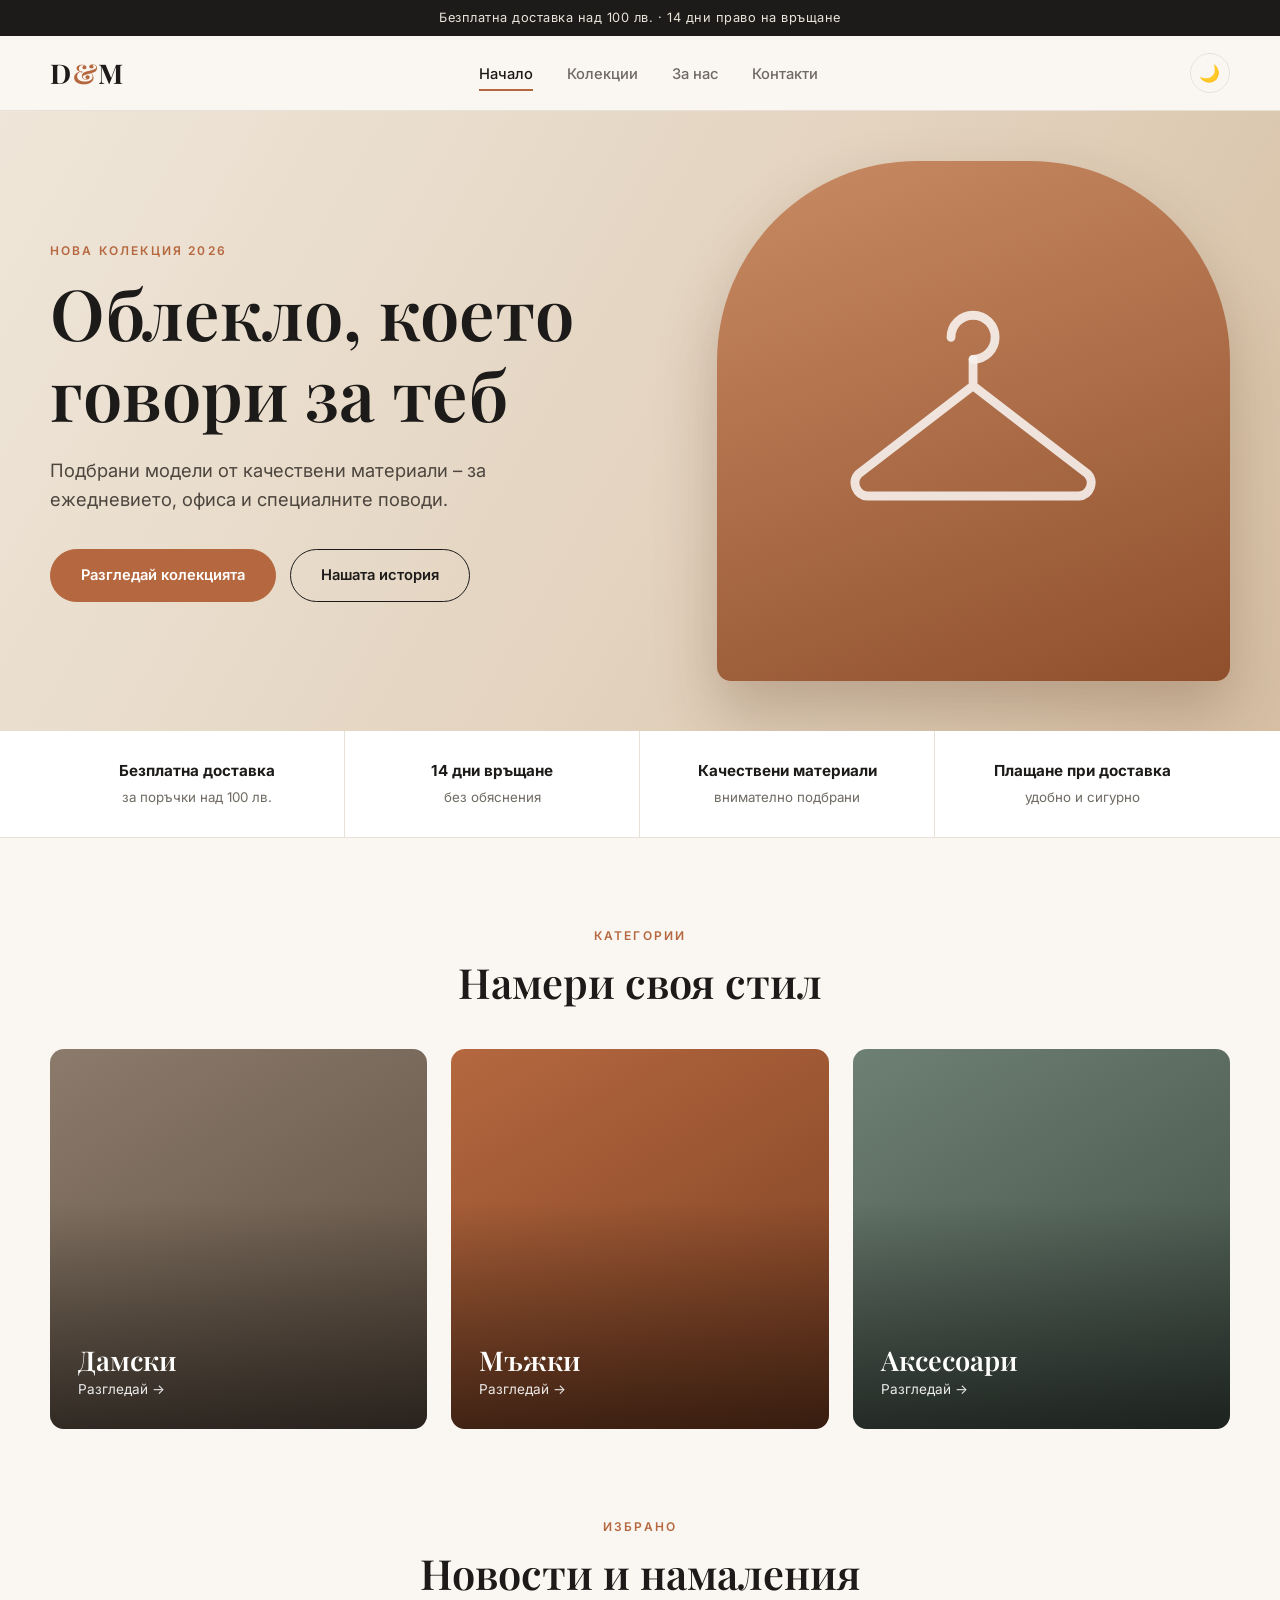
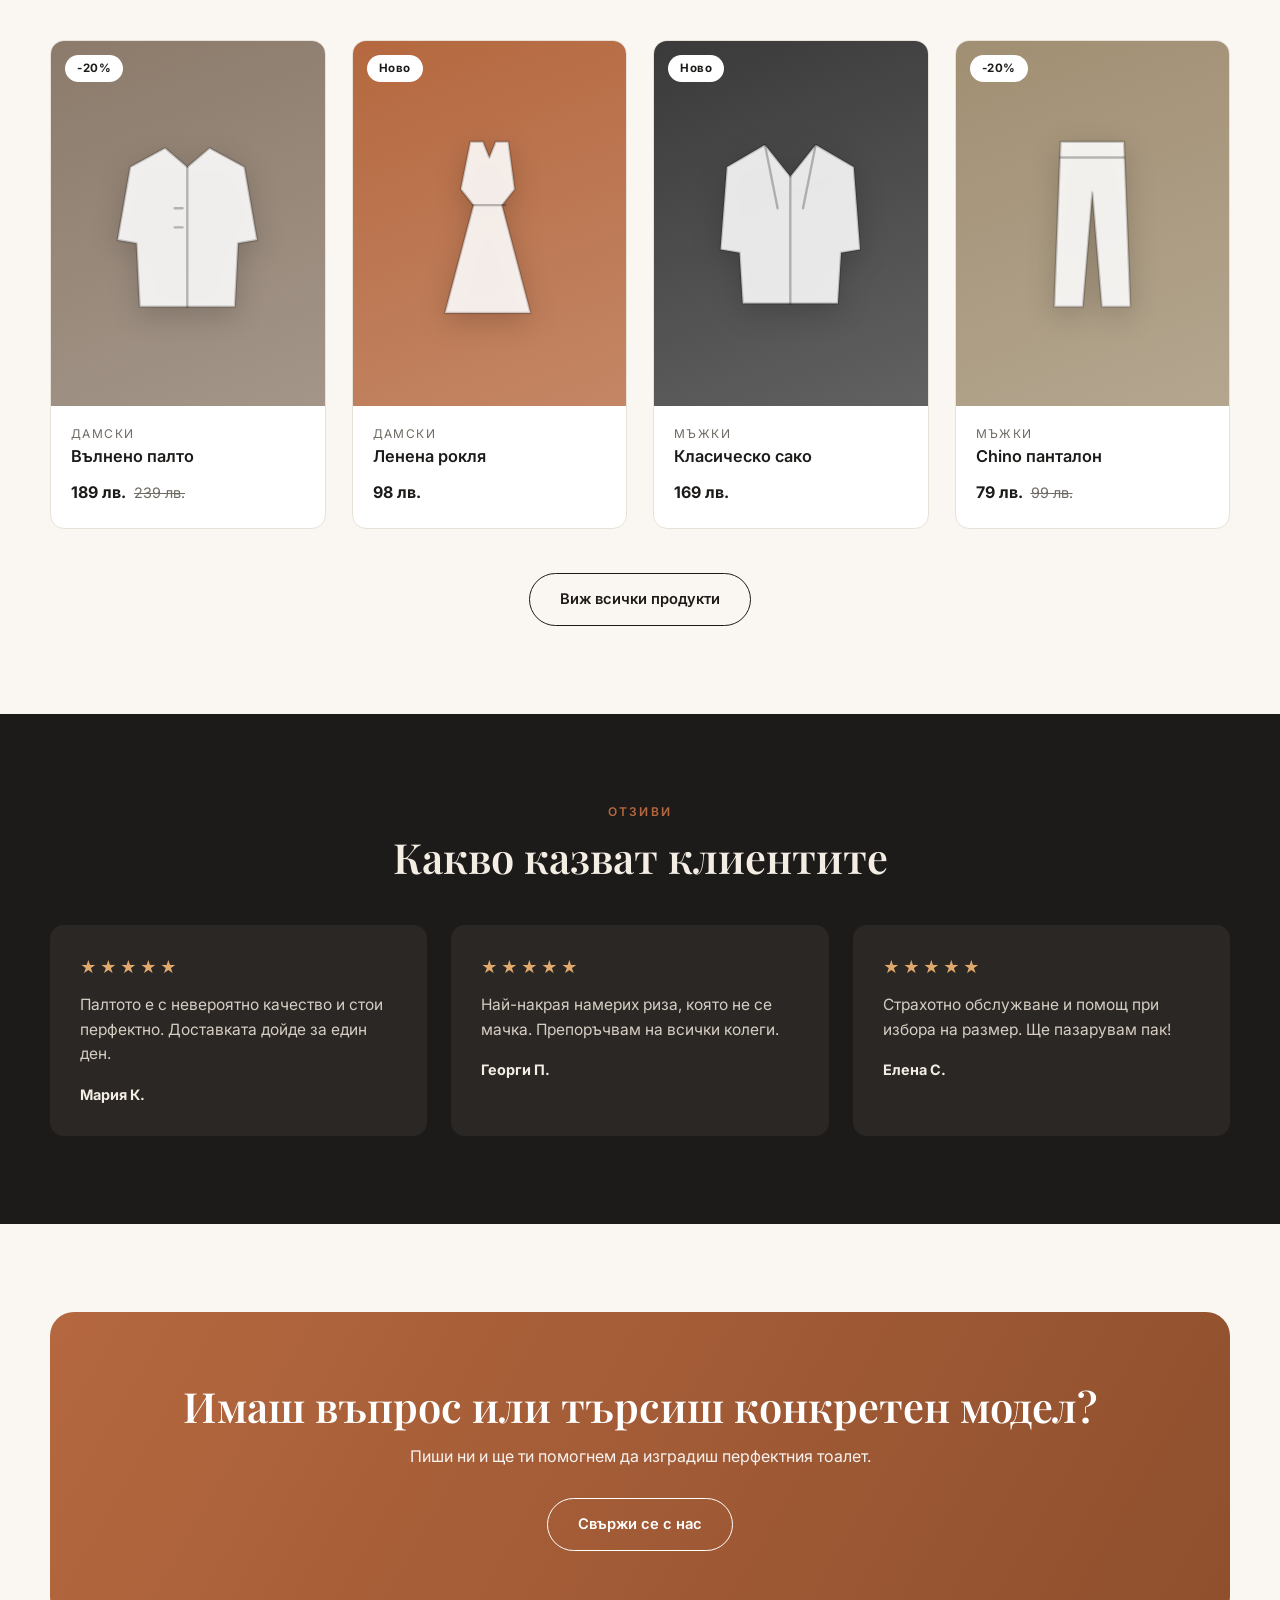
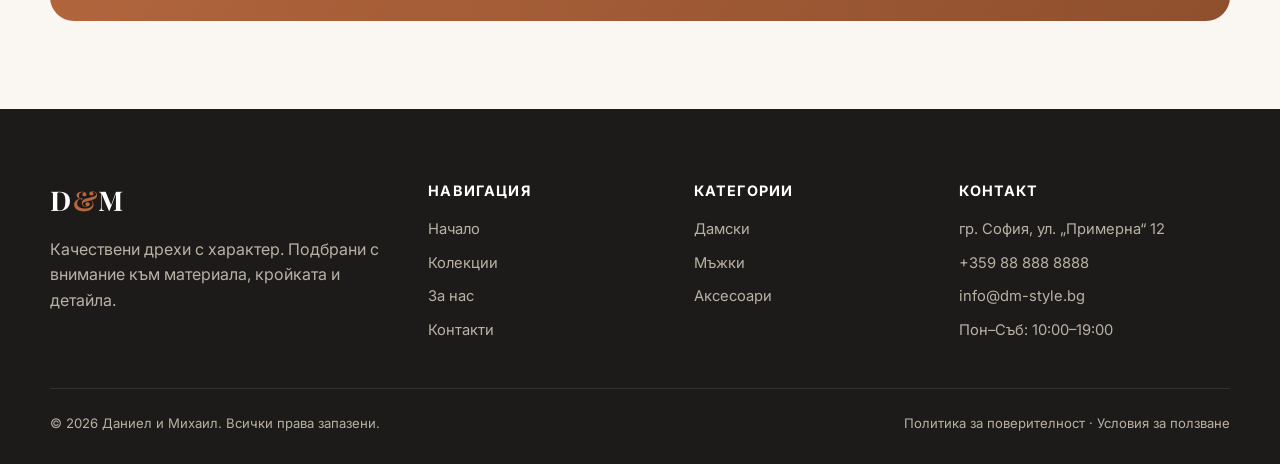
<file: index.html>
<!DOCTYPE html>
<html lang="bg">
<head>
<meta charset="UTF-8">
<meta name="viewport" content="width=device-width, initial-scale=1">
<title>Модерни дрехи за всеки ден | D&amp;M</title>
<meta name="description" content="D&amp;M – качествени дамски и мъжки дрехи и аксесоари. Нова колекция, бърза доставка.">
<link rel="preconnect" href="https://fonts.googleapis.com">
<link rel="preconnect" href="https://fonts.gstatic.com" crossorigin>
<link href="https://fonts.googleapis.com/css2?family=Inter:wght@400;500;600;700&family=Playfair+Display:wght@500;600;700&display=swap" rel="stylesheet">
<script>try{var t=localStorage.getItem("theme")||(matchMedia("(prefers-color-scheme: dark)").matches?"dark":"light");document.documentElement.dataset.theme=t}catch(e){}</script>
<link rel="stylesheet" href="css/style.css">
</head>
<body>
<div class="topbar">Безплатна доставка над 100 лв. · 14 дни право на връщане</div>
<header class="site"><div class="container nav">
  <a href="index.html" class="logo">D<span>&amp;</span>M</a>
  <ul>
    <li><a href="index.html">Начало</a></li>
    <li><a href="products.html">Колекции</a></li>
    <li><a href="about.html">За нас</a></li>
    <li><a href="contact.html">Контакти</a></li>
  </ul>
  <div class="nav-right"><button class="theme-btn" id="theme-btn" aria-label="Смени тема">🌙</button><button class="menu-btn" aria-label="Меню">☰</button></div>
</div></header>

<section class="hero"><div class="container">
  <div><span class="eyebrow">Нова колекция 2026</span>
  <h1>Облекло, което говори за теб</h1>
  <p>Подбрани модели от качествени материали – за ежедневието, офиса и специалните поводи.</p>
  <div class="actions"><a href="products.html" class="btn primary">Разгледай колекцията</a><a href="about.html" class="btn">Нашата история</a></div></div>
  <div class="hero-art"><svg viewBox="0 0 64 64" fill="none" stroke="currentColor" stroke-width="2" stroke-linecap="round" stroke-linejoin="round"><path d="M32 18a5 5 0 1 0-5-5"/><path d="M32 18v6L6 44a3 3 0 0 0 2 5h48a3 3 0 0 0 2-5L32 24"/></svg></div>
</div></section>

<div class="strip"><div class="container">
  <div class="item"><strong>Безплатна доставка</strong><small>за поръчки над 100 лв.</small></div>
  <div class="item"><strong>14 дни връщане</strong><small>без обяснения</small></div>
  <div class="item"><strong>Качествени материали</strong><small>внимателно подбрани</small></div>
  <div class="item"><strong>Плащане при доставка</strong><small>удобно и сигурно</small></div>
</div></div>

<section><div class="container">
  <div class="section-head center"><span class="eyebrow">Категории</span><h2>Намери своя стил</h2></div>
  <div class="cats">
    <a href="products.html?cat=Дамски" class="cat c1"><div><h3>Дамски</h3><span>Разгледай →</span></div></a>
    <a href="products.html?cat=Мъжки" class="cat c2"><div><h3>Мъжки</h3><span>Разгледай →</span></div></a>
    <a href="products.html?cat=Аксесоари" class="cat c3"><div><h3>Аксесоари</h3><span>Разгледай →</span></div></a>
  </div>
</div></section>

<section style="padding-top:0"><div class="container">
  <div class="section-head center"><span class="eyebrow">Избрано</span><h2>Новости и намаления</h2></div>
  <div class="grid" id="featured"></div>
  <div style="text-align:center;margin-top:44px"><a href="products.html" class="btn">Виж всички продукти</a></div>
</div></section>

<section class="dark"><div class="container">
  <div class="section-head center"><span class="eyebrow">Отзиви</span><h2>Какво казват клиентите</h2></div>
  <div class="reviews">
    <div class="review"><div class="stars">★★★★★</div><p>Палтото е с невероятно качество и стои перфектно. Доставката дойде за един ден.</p><b>Мария К.</b></div>
    <div class="review"><div class="stars">★★★★★</div><p>Най-накрая намерих риза, която не се мачка. Препоръчвам на всички колеги.</p><b>Георги П.</b></div>
    <div class="review"><div class="stars">★★★★★</div><p>Страхотно обслужване и помощ при избора на размер. Ще пазарувам пак!</p><b>Елена С.</b></div>
  </div>
</div></section>

<section><div class="container"><div class="cta">
  <h2>Имаш въпрос или търсиш конкретен модел?</h2>
  <p>Пиши ни и ще ти помогнем да изградиш перфектния тоалет.</p>
  <a href="contact.html" class="btn light">Свържи се с нас</a>
</div></div></section>

<footer class="site"><div class="container">
  <div class="foot">
    <div><a href="index.html" class="logo">D<span>&amp;</span>M</a><p>Качествени дрехи с характер. Подбрани с внимание към материала, кройката и детайла.</p></div>
    <div><h4>Навигация</h4><ul><li><a href="index.html">Начало</a></li><li><a href="products.html">Колекции</a></li><li><a href="about.html">За нас</a></li><li><a href="contact.html">Контакти</a></li></ul></div>
    <div><h4>Категории</h4><ul><li><a href="products.html?cat=Дамски">Дамски</a></li><li><a href="products.html?cat=Мъжки">Мъжки</a></li><li><a href="products.html?cat=Аксесоари">Аксесоари</a></li></ul></div>
    <div><h4>Контакт</h4><ul><li>гр. София, ул. „Примерна“ 12</li><li>+359 88 888 8888</li><li>info@dm-style.bg</li><li>Пон–Съб: 10:00–19:00</li></ul></div>
  </div>
  <div class="copy"><span>© 2026 Даниел и Михаил. Всички права запазени.</span><span>Политика за поверителност · Условия за ползване</span></div>
</div></footer>
<script src="js/icons.js"></script>
<script src="js/products.js"></script>
<script src="js/main.js"></script>
</body>
</html>
</file>
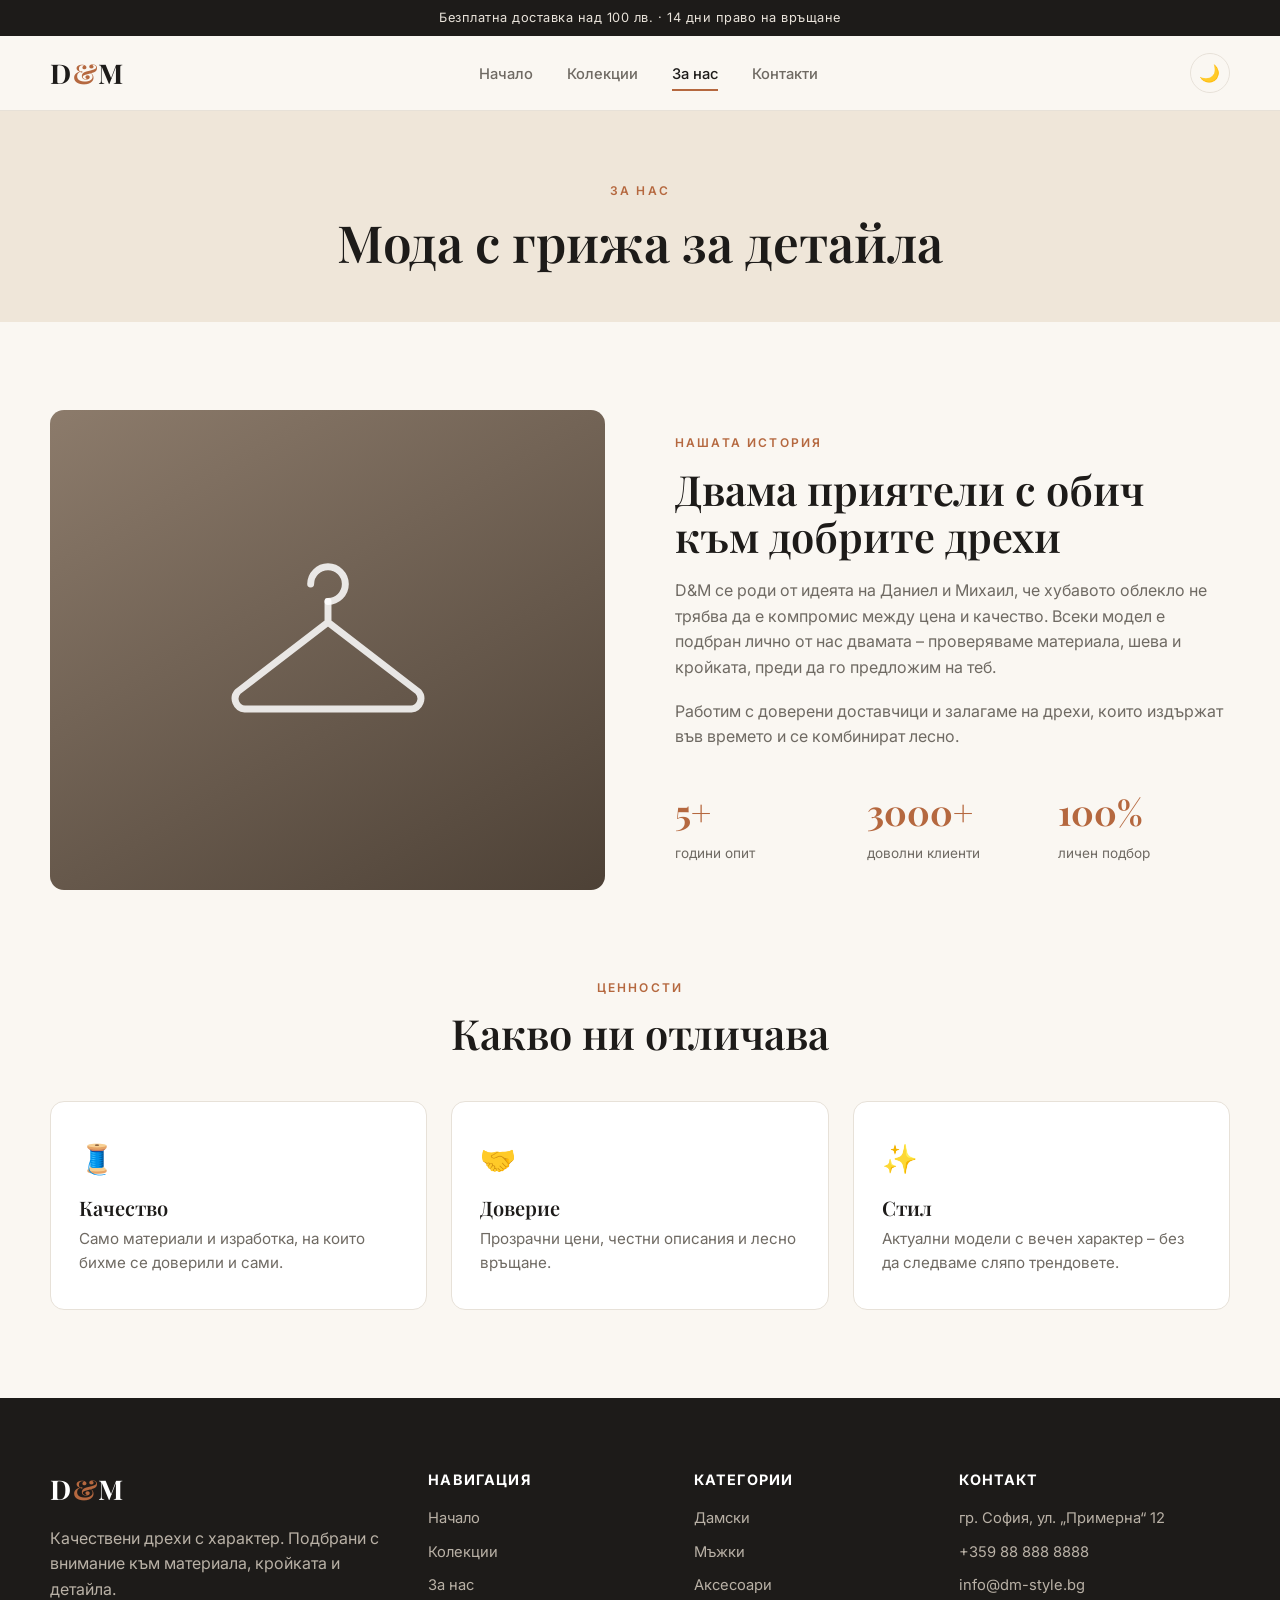
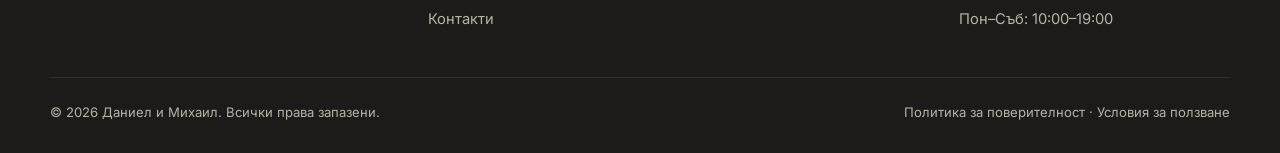
<file: about.html>
<!DOCTYPE html>
<html lang="bg">
<head>
<meta charset="UTF-8">
<meta name="viewport" content="width=device-width, initial-scale=1">
<title>За нас | D&amp;M</title>
<meta name="description" content="Запознайте се с D&amp;M – нашата история, ценности и подход към модата.">
<link rel="preconnect" href="https://fonts.googleapis.com">
<link rel="preconnect" href="https://fonts.gstatic.com" crossorigin>
<link href="https://fonts.googleapis.com/css2?family=Inter:wght@400;500;600;700&family=Playfair+Display:wght@500;600;700&display=swap" rel="stylesheet">
<script>try{var t=localStorage.getItem("theme")||(matchMedia("(prefers-color-scheme: dark)").matches?"dark":"light");document.documentElement.dataset.theme=t}catch(e){}</script>
<link rel="stylesheet" href="css/style.css">
</head>
<body>
<div class="topbar">Безплатна доставка над 100 лв. · 14 дни право на връщане</div>
<header class="site"><div class="container nav">
  <a href="index.html" class="logo">D<span>&amp;</span>M</a>
  <ul>
    <li><a href="index.html">Начало</a></li>
    <li><a href="products.html">Колекции</a></li>
    <li><a href="about.html">За нас</a></li>
    <li><a href="contact.html">Контакти</a></li>
  </ul>
  <div class="nav-right"><button class="theme-btn" id="theme-btn" aria-label="Смени тема">🌙</button><button class="menu-btn" aria-label="Меню">☰</button></div>
</div></header>

<div class="page-hero"><div class="container"><span class="eyebrow">За нас</span><h1 style="font-size:clamp(2rem,5vw,3.2rem)">Мода с грижа за детайла</h1></div></div>
<section><div class="container split">
  <div class="art"><svg viewBox="0 0 64 64" fill="none" stroke="currentColor" stroke-width="2" stroke-linecap="round" stroke-linejoin="round"><path d="M32 18a5 5 0 1 0-5-5"/><path d="M32 18v6L6 44a3 3 0 0 0 2 5h48a3 3 0 0 0 2-5L32 24"/></svg></div>
  <div><span class="eyebrow">Нашата история</span><h2>Двама приятели с обич към добрите дрехи</h2>
  <p>D&amp;M се роди от идеята на Даниел и Михаил, че хубавото облекло не трябва да е компромис между цена и качество. Всеки модел е подбран лично от нас двамата – проверяваме материала, шева и кройката, преди да го предложим на теб.</p>
  <p>Работим с доверени доставчици и залагаме на дрехи, които издържат във времето и се комбинират лесно.</p>
  <div class="stats"><div><b>5+</b><span>години опит</span></div><div><b>3000+</b><span>доволни клиенти</span></div><div><b>100%</b><span>личен подбор</span></div></div></div>
</div></section>
<section style="padding-top:0"><div class="container">
  <div class="section-head center"><span class="eyebrow">Ценности</span><h2>Какво ни отличава</h2></div>
  <div class="values">
    <div class="value"><div class="ico">🧵</div><h3>Качество</h3><p>Само материали и изработка, на които бихме се доверили и сами.</p></div>
    <div class="value"><div class="ico">🤝</div><h3>Доверие</h3><p>Прозрачни цени, честни описания и лесно връщане.</p></div>
    <div class="value"><div class="ico">✨</div><h3>Стил</h3><p>Актуални модели с вечен характер – без да следваме сляпо трендовете.</p></div>
  </div>
</div></section>

<footer class="site"><div class="container">
  <div class="foot">
    <div><a href="index.html" class="logo">D<span>&amp;</span>M</a><p>Качествени дрехи с характер. Подбрани с внимание към материала, кройката и детайла.</p></div>
    <div><h4>Навигация</h4><ul><li><a href="index.html">Начало</a></li><li><a href="products.html">Колекции</a></li><li><a href="about.html">За нас</a></li><li><a href="contact.html">Контакти</a></li></ul></div>
    <div><h4>Категории</h4><ul><li><a href="products.html?cat=Дамски">Дамски</a></li><li><a href="products.html?cat=Мъжки">Мъжки</a></li><li><a href="products.html?cat=Аксесоари">Аксесоари</a></li></ul></div>
    <div><h4>Контакт</h4><ul><li>гр. София, ул. „Примерна“ 12</li><li>+359 88 888 8888</li><li>info@dm-style.bg</li><li>Пон–Съб: 10:00–19:00</li></ul></div>
  </div>
  <div class="copy"><span>© 2026 Даниел и Михаил. Всички права запазени.</span><span>Политика за поверителност · Условия за ползване</span></div>
</div></footer>
<script src="js/icons.js"></script>
<script src="js/products.js"></script>
<script src="js/main.js"></script>
</body>
</html>
</file>
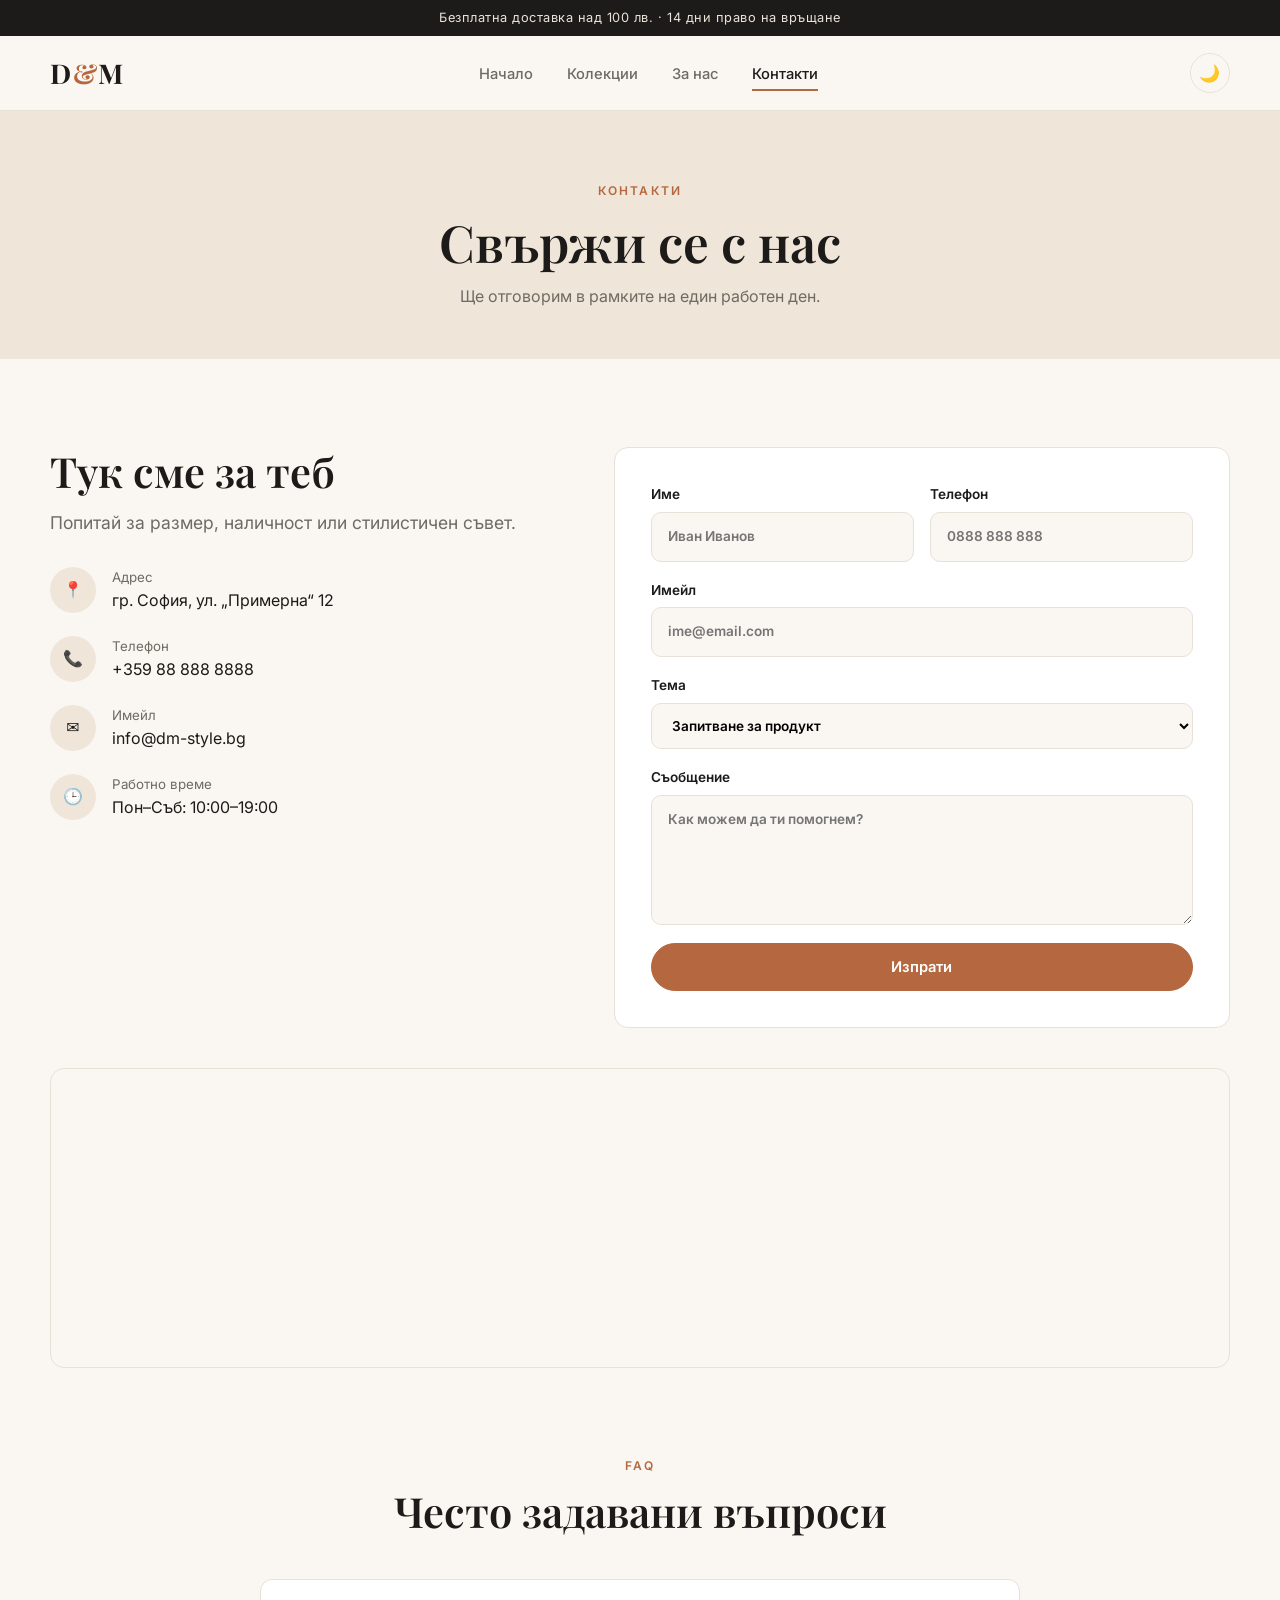
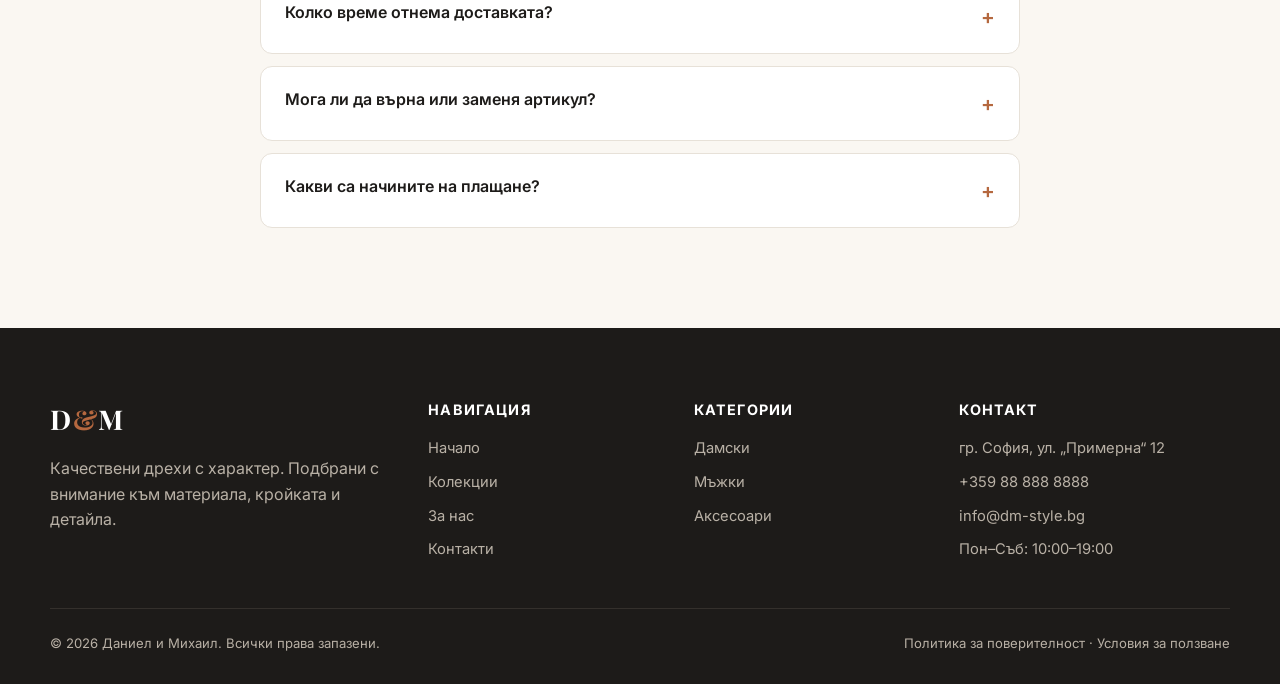
<file: contact.html>
<!DOCTYPE html>
<html lang="bg">
<head>
<meta charset="UTF-8">
<meta name="viewport" content="width=device-width, initial-scale=1">
<title>Контакти | D&amp;M</title>
<meta name="description" content="Свържете се с D&amp;M – адрес, телефон, имейл и форма за запитване.">
<link rel="preconnect" href="https://fonts.googleapis.com">
<link rel="preconnect" href="https://fonts.gstatic.com" crossorigin>
<link href="https://fonts.googleapis.com/css2?family=Inter:wght@400;500;600;700&family=Playfair+Display:wght@500;600;700&display=swap" rel="stylesheet">
<script>try{var t=localStorage.getItem("theme")||(matchMedia("(prefers-color-scheme: dark)").matches?"dark":"light");document.documentElement.dataset.theme=t}catch(e){}</script>
<link rel="stylesheet" href="css/style.css">
</head>
<body>
<div class="topbar">Безплатна доставка над 100 лв. · 14 дни право на връщане</div>
<header class="site"><div class="container nav">
  <a href="index.html" class="logo">D<span>&amp;</span>M</a>
  <ul>
    <li><a href="index.html">Начало</a></li>
    <li><a href="products.html">Колекции</a></li>
    <li><a href="about.html">За нас</a></li>
    <li><a href="contact.html">Контакти</a></li>
  </ul>
  <div class="nav-right"><button class="theme-btn" id="theme-btn" aria-label="Смени тема">🌙</button><button class="menu-btn" aria-label="Меню">☰</button></div>
</div></header>

<div class="page-hero"><div class="container"><span class="eyebrow">Контакти</span><h1 style="font-size:clamp(2rem,5vw,3.2rem)">Свържи се с нас</h1><p>Ще отговорим в рамките на един работен ден.</p></div></div>
<section><div class="container">
  <div class="contact-grid">
    <div><h2>Тук сме за теб</h2><p class="lead" style="margin-top:14px">Попитай за размер, наличност или стилистичен съвет.</p>
      <div class="info-list">
        <div><span class="ico">📍</span><p><small>Адрес</small>гр. София, ул. „Примерна“ 12</p></div>
        <div><span class="ico">📞</span><p><small>Телефон</small>+359 88 888 8888</p></div>
        <div><span class="ico">✉️</span><p><small>Имейл</small>info@dm-style.bg</p></div>
        <div><span class="ico">🕒</span><p><small>Работно време</small>Пон–Съб: 10:00–19:00</p></div>
      </div></div>
    <form id="contact-form">
      <div class="row2"><label>Име<input required name="name" placeholder="Иван Иванов"></label><label>Телефон<input name="phone" placeholder="0888 888 888"></label></div>
      <label>Имейл<input type="email" required name="email" placeholder="ime@email.com"></label>
      <label>Тема<select name="topic"><option>Запитване за продукт</option><option>Поръчка</option><option>Връщане / замяна</option><option>Друго</option></select></label>
      <label>Съобщение<textarea required name="msg" placeholder="Как можем да ти помогнем?"></textarea></label>
      <button class="btn primary" type="submit">Изпрати</button>
      <div class="form-msg">Благодарим! Съобщението е изпратено – ще се свържем с теб скоро.</div>
    </form>
  </div>
  <div class="map"><iframe loading="lazy" title="Карта" src="https://www.google.com/maps?q=Sofia,Bulgaria&output=embed"></iframe></div>
</div></section>
<section style="padding-top:0"><div class="container" style="max-width:760px">
  <div class="section-head center"><span class="eyebrow">FAQ</span><h2>Често задавани въпроси</h2></div>
  <details><summary>Колко време отнема доставката?</summary><p>Обикновено 1–3 работни дни с куриер до адрес или офис.</p></details>
  <details><summary>Мога ли да върна или заменя артикул?</summary><p>Да, в рамките на 14 дни, стига артикулът да е неизползван и с етикет.</p></details>
  <details><summary>Какви са начините на плащане?</summary><p>Наложен платеж, банков превод или картово плащане.</p></details>
</div></section>

<footer class="site"><div class="container">
  <div class="foot">
    <div><a href="index.html" class="logo">D<span>&amp;</span>M</a><p>Качествени дрехи с характер. Подбрани с внимание към материала, кройката и детайла.</p></div>
    <div><h4>Навигация</h4><ul><li><a href="index.html">Начало</a></li><li><a href="products.html">Колекции</a></li><li><a href="about.html">За нас</a></li><li><a href="contact.html">Контакти</a></li></ul></div>
    <div><h4>Категории</h4><ul><li><a href="products.html?cat=Дамски">Дамски</a></li><li><a href="products.html?cat=Мъжки">Мъжки</a></li><li><a href="products.html?cat=Аксесоари">Аксесоари</a></li></ul></div>
    <div><h4>Контакт</h4><ul><li>гр. София, ул. „Примерна“ 12</li><li>+359 88 888 8888</li><li>info@dm-style.bg</li><li>Пон–Съб: 10:00–19:00</li></ul></div>
  </div>
  <div class="copy"><span>© 2026 Даниел и Михаил. Всички права запазени.</span><span>Политика за поверителност · Условия за ползване</span></div>
</div></footer>
<script src="js/icons.js"></script>
<script src="js/products.js"></script>
<script src="js/main.js"></script>
</body>
</html>
</file>
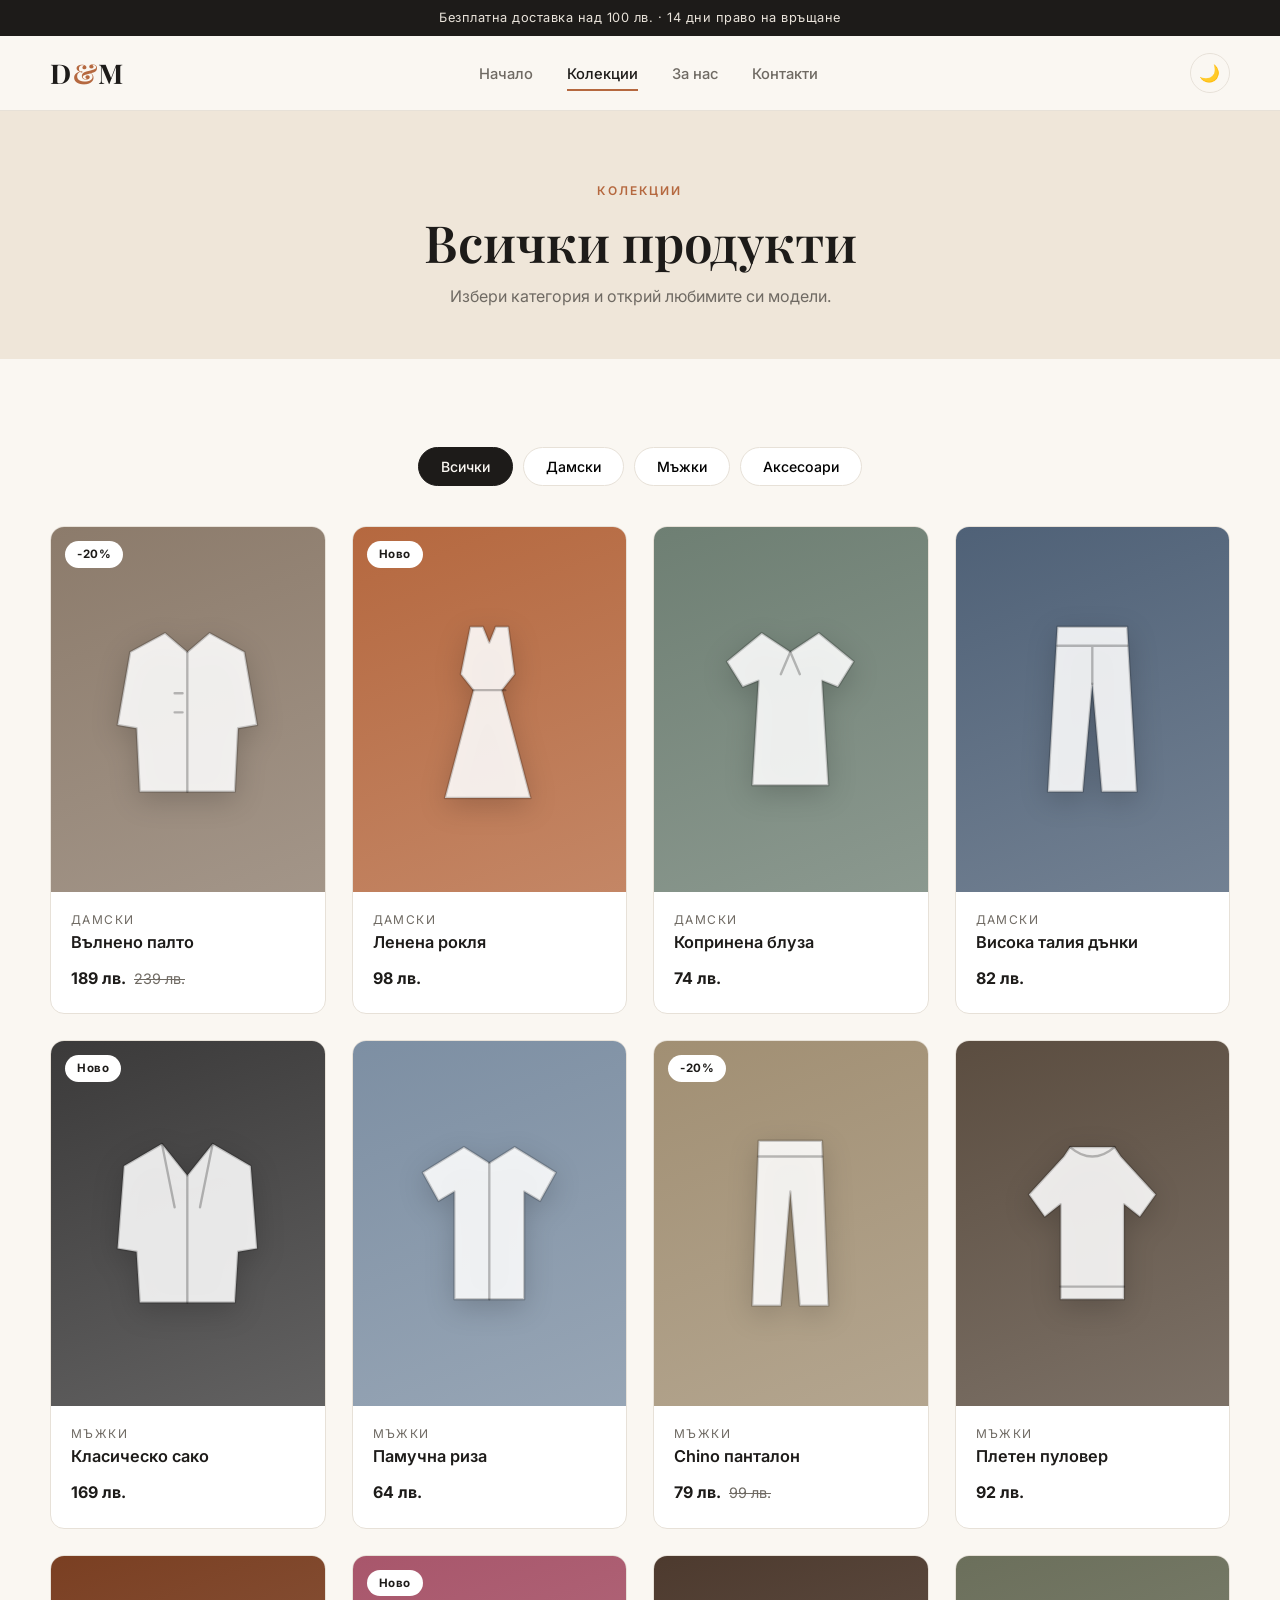
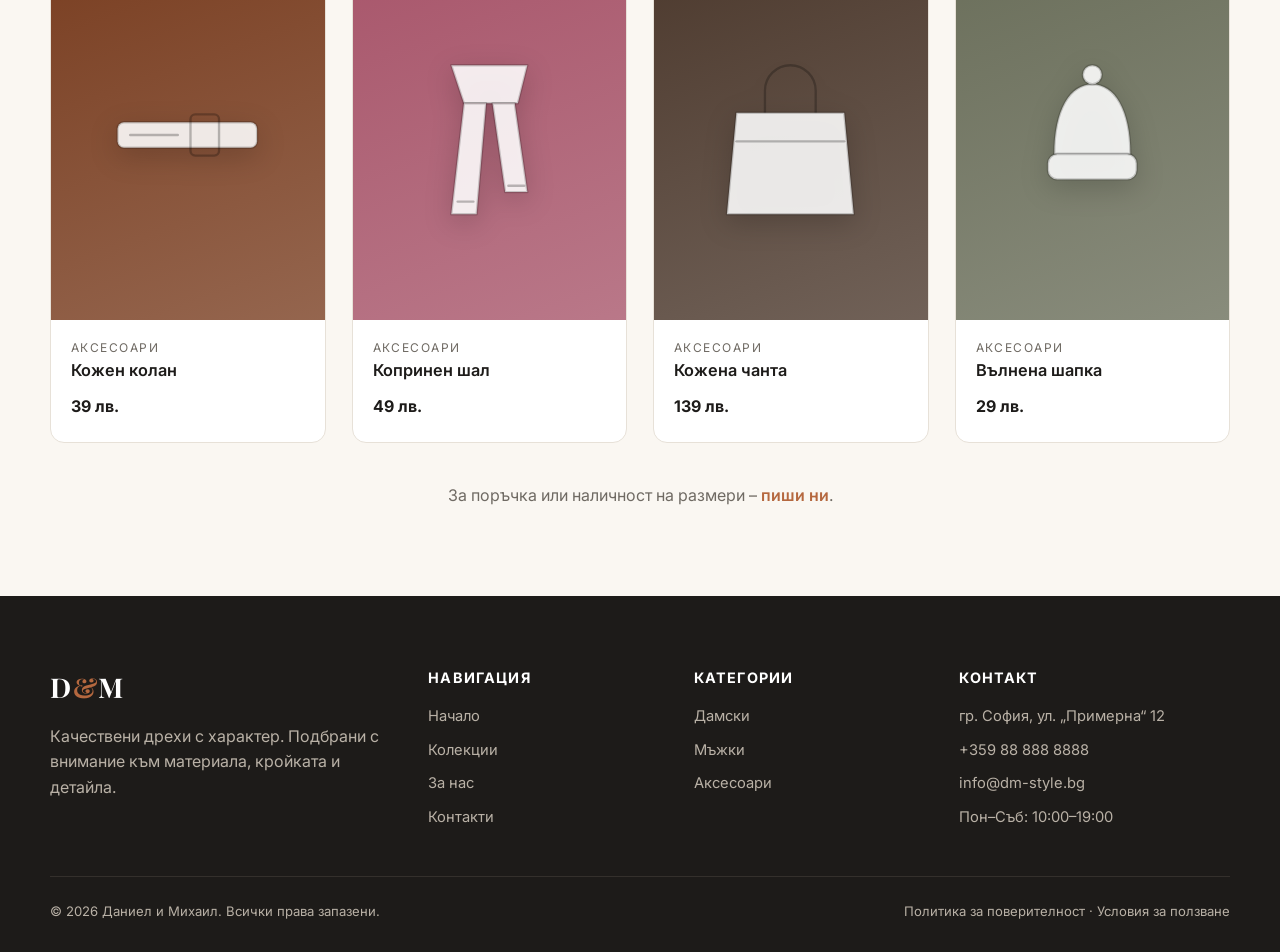
<file: products.html>
<!DOCTYPE html>
<html lang="bg">
<head>
<meta charset="UTF-8">
<meta name="viewport" content="width=device-width, initial-scale=1">
<title>Колекции | D&amp;M</title>
<meta name="description" content="Разгледайте дамски, мъжки дрехи и аксесоари от колекциите на D&amp;M.">
<link rel="preconnect" href="https://fonts.googleapis.com">
<link rel="preconnect" href="https://fonts.gstatic.com" crossorigin>
<link href="https://fonts.googleapis.com/css2?family=Inter:wght@400;500;600;700&family=Playfair+Display:wght@500;600;700&display=swap" rel="stylesheet">
<script>try{var t=localStorage.getItem("theme")||(matchMedia("(prefers-color-scheme: dark)").matches?"dark":"light");document.documentElement.dataset.theme=t}catch(e){}</script>
<link rel="stylesheet" href="css/style.css">
</head>
<body>
<div class="topbar">Безплатна доставка над 100 лв. · 14 дни право на връщане</div>
<header class="site"><div class="container nav">
  <a href="index.html" class="logo">D<span>&amp;</span>M</a>
  <ul>
    <li><a href="index.html">Начало</a></li>
    <li><a href="products.html">Колекции</a></li>
    <li><a href="about.html">За нас</a></li>
    <li><a href="contact.html">Контакти</a></li>
  </ul>
  <div class="nav-right"><button class="theme-btn" id="theme-btn" aria-label="Смени тема">🌙</button><button class="menu-btn" aria-label="Меню">☰</button></div>
</div></header>

<div class="page-hero"><div class="container"><span class="eyebrow">Колекции</span><h1 style="font-size:clamp(2rem,5vw,3.2rem)">Всички продукти</h1><p>Избери категория и открий любимите си модели.</p></div></div>
<section><div class="container">
  <div class="filters" id="filters"></div>
  <div class="grid" id="catalog"></div>
  <p style="text-align:center;color:var(--muted);margin-top:40px">За поръчка или наличност на размери – <a href="contact.html" style="color:var(--accent);font-weight:600">пиши ни</a>.</p>
</div></section>

<footer class="site"><div class="container">
  <div class="foot">
    <div><a href="index.html" class="logo">D<span>&amp;</span>M</a><p>Качествени дрехи с характер. Подбрани с внимание към материала, кройката и детайла.</p></div>
    <div><h4>Навигация</h4><ul><li><a href="index.html">Начало</a></li><li><a href="products.html">Колекции</a></li><li><a href="about.html">За нас</a></li><li><a href="contact.html">Контакти</a></li></ul></div>
    <div><h4>Категории</h4><ul><li><a href="products.html?cat=Дамски">Дамски</a></li><li><a href="products.html?cat=Мъжки">Мъжки</a></li><li><a href="products.html?cat=Аксесоари">Аксесоари</a></li></ul></div>
    <div><h4>Контакт</h4><ul><li>гр. София, ул. „Примерна“ 12</li><li>+359 88 888 8888</li><li>info@dm-style.bg</li><li>Пон–Съб: 10:00–19:00</li></ul></div>
  </div>
  <div class="copy"><span>© 2026 Даниел и Михаил. Всички права запазени.</span><span>Политика за поверителност · Условия за ползване</span></div>
</div></footer>
<script src="js/icons.js"></script>
<script src="js/products.js"></script>
<script src="js/main.js"></script>
</body>
</html>
</file>
<file: css/style.css>
:root{
  --bg:#faf7f2;--surface:#fff;--ink:#1d1b19;--muted:#6f6a63;--line:#e7e1d8;
  --accent:#b5683f;--accent-dark:#8f4f2d;--dark:#1d1b19;
  --soft:#efe6d9;--header-bg:rgba(250,247,242,.92);--hero:linear-gradient(120deg,#efe6d9 0%,#e3d3bf 55%,#d6bfa3 100%);--hero-text:#4d463e;--ok-bg:#e6f2e6;--ok:#2d5a2d;
  --radius:14px;--max:1180px;
  --serif:'Playfair Display',Georgia,serif;--sans:'Inter',system-ui,sans-serif;
}
[data-theme=dark]{
  --bg:#141210;--surface:#1f1c19;--ink:#f1ebe2;--muted:#a79f93;--line:#34302b;
  --accent:#d38458;--accent-dark:#b5683f;--dark:#0b0a09;--soft:#25211d;
  --header-bg:rgba(20,18,16,.92);--hero:linear-gradient(120deg,#1d1814 0%,#2a2018 55%,#3a2a1d 100%);--hero-text:#cfc6b9;--ok-bg:#1d3320;--ok:#a9dcae;
  color-scheme:dark;
}
*{box-sizing:border-box;margin:0;padding:0}
html{scroll-behavior:smooth}
body{font-family:var(--sans);background:var(--bg);color:var(--ink);line-height:1.6;-webkit-font-smoothing:antialiased}
img{max-width:100%;display:block}
a{color:inherit;text-decoration:none}
.container{width:min(var(--max),100% - 40px);margin-inline:auto}
h1,h2,h3{font-family:var(--serif);font-weight:600;line-height:1.15}
h1{font-size:clamp(2.4rem,6vw,4.4rem)}
h2{font-size:clamp(1.8rem,3.6vw,2.6rem)}
h3{font-size:1.25rem}
.eyebrow{text-transform:uppercase;letter-spacing:.18em;font-size:.75rem;color:var(--accent);font-weight:600;margin-bottom:12px;display:block}
.lead{color:var(--muted);font-size:1.1rem;max-width:56ch}
section{padding:88px 0}
.section-head{margin-bottom:44px}
.section-head.center{text-align:center}
.section-head.center .lead{margin-inline:auto}

/* header */
.topbar{background:var(--dark);color:#e9e3da;font-size:.8rem;text-align:center;padding:8px 16px;letter-spacing:.04em}
header.site{position:sticky;top:0;z-index:50;background:var(--header-bg);backdrop-filter:blur(10px);border-bottom:1px solid var(--line)}
.nav{display:flex;align-items:center;justify-content:space-between;height:74px}
.logo{font-family:var(--serif);font-size:1.7rem;font-weight:700;letter-spacing:.06em}
.logo span{color:var(--accent)}
.nav ul{display:flex;gap:34px;list-style:none}
.nav ul a{font-size:.92rem;font-weight:500;color:var(--muted);padding:6px 0;border-bottom:2px solid transparent;transition:.2s}
.nav ul a:hover,.nav ul a.active{color:var(--ink);border-color:var(--accent)}
.menu-btn{display:none;background:none;border:0;font-size:1.6rem;cursor:pointer;color:var(--ink)}

/* theme toggle */
.theme-btn{background:none;border:1.5px solid var(--line);color:var(--ink);width:40px;height:40px;border-radius:50%;cursor:pointer;font-size:1.05rem;display:grid;place-items:center;transition:.2s;margin-left:18px}
.theme-btn:hover{border-color:var(--accent)}
.nav-right{display:flex;align-items:center}
body,header.site,.card,form,.value,details,input,textarea,select{transition:background-color .3s,color .3s,border-color .3s}

/* buttons */
.btn{display:inline-block;padding:14px 30px;border-radius:999px;font-weight:600;font-size:.92rem;border:1.5px solid var(--ink);cursor:pointer;transition:.2s;font-family:var(--sans);background:transparent;color:var(--ink)}
.btn:hover{background:var(--ink);color:var(--bg)}
.btn.primary{background:var(--accent);border-color:var(--accent);color:#fff}
.btn.primary:hover{background:var(--accent-dark);border-color:var(--accent-dark)}
.btn.light{border-color:#fff;color:#fff}
.btn.light:hover{background:#fff;color:#1d1b19}

/* hero */
.hero{padding:0;background:var(--hero);position:relative;overflow:hidden}
.hero .container{display:grid;grid-template-columns:1.1fr .9fr;align-items:center;gap:40px;min-height:620px}
.hero p{margin:22px 0 34px;color:var(--hero-text);font-size:1.15rem;max-width:46ch}
.hero .actions{display:flex;gap:14px;flex-wrap:wrap}
.hero-art{height:520px;border-radius:200px 200px var(--radius) var(--radius);background:linear-gradient(160deg,#c98b63,#8f4f2d);display:grid;place-items:center;color:rgba(255,255,255,.9);box-shadow:0 30px 60px rgba(80,45,20,.25)}
.hero-art svg{width:55%;opacity:.9}
.hero-art.has-img{background-size:cover;background-position:center}

/* features strip */
.strip{padding:0;border-bottom:1px solid var(--line);background:var(--surface)}
.strip .container{display:grid;grid-template-columns:repeat(4,1fr)}
.strip .item{padding:28px 20px;text-align:center;border-right:1px solid var(--line)}
.strip .item:last-child{border:0}
.strip strong{display:block;font-size:.95rem}
.strip small{color:var(--muted)}

/* categories */
.cats{display:grid;grid-template-columns:repeat(3,1fr);gap:24px}
.cat{position:relative;height:380px;border-radius:var(--radius);overflow:hidden;display:flex;align-items:flex-end;padding:28px;color:#fff;transition:transform .3s}
.cat:hover{transform:translateY(-6px)}
.cat::after{content:"";position:absolute;inset:0;background:linear-gradient(to top,rgba(0,0,0,.55),transparent 60%)}
.cat>*{position:relative;z-index:1}
.cat h3{font-size:1.7rem}
.cat span{font-size:.85rem;opacity:.9}
.c1{background:linear-gradient(150deg,#8c7b6b,#5b4d40)}
.c2{background:linear-gradient(150deg,#b5683f,#7a3f22)}
.c3{background:linear-gradient(150deg,#6e7f73,#3f4d44)}

/* products */
.grid{display:grid;grid-template-columns:repeat(4,1fr);gap:26px}
.card{background:var(--surface);border-radius:var(--radius);overflow:hidden;border:1px solid var(--line);transition:.25s;display:flex;flex-direction:column}
.card:hover{transform:translateY(-5px);box-shadow:0 18px 40px rgba(40,30,20,.1)}
.card .thumb{aspect-ratio:3/4;display:grid;place-items:center;position:relative;color:rgba(255,255,255,.85)}
.card .thumb svg{width:58%;filter:drop-shadow(0 8px 14px rgba(0,0,0,.2))}
.card .thumb img{position:absolute;inset:0;width:100%;height:100%;object-fit:cover}
.badge{position:absolute;top:14px;left:14px;background:#fff;color:#1d1b19;font-size:.72rem;font-weight:700;padding:4px 12px;border-radius:999px;letter-spacing:.05em;z-index:1}
.card .info{padding:18px 20px 22px;display:flex;flex-direction:column;gap:4px;flex:1}
.card .cat-name{font-size:.75rem;text-transform:uppercase;letter-spacing:.12em;color:var(--muted)}
.card h3{font-family:var(--sans);font-size:1.02rem;font-weight:600}
.price{margin-top:auto;padding-top:10px;font-weight:700}
.price s{color:var(--muted);font-weight:400;margin-left:8px;font-size:.9rem}

/* filters */
.page-hero{padding:70px 0 50px;background:var(--soft);text-align:center}
.page-hero p{color:var(--muted);margin-top:12px}
.filters{display:flex;gap:10px;flex-wrap:wrap;justify-content:center;margin-bottom:40px}
.filters button{padding:10px 22px;border-radius:999px;border:1.5px solid var(--line);background:var(--surface);cursor:pointer;font-family:var(--sans);font-weight:500;font-size:.88rem;transition:.2s}
.filters button:hover{border-color:var(--ink)}
.filters button.active{background:var(--ink);color:var(--bg);border-color:var(--ink)}
.empty{text-align:center;color:var(--muted);grid-column:1/-1;padding:40px}

/* split / about */
.split{display:grid;grid-template-columns:1fr 1fr;gap:70px;align-items:center}
.split .art{height:480px;border-radius:var(--radius);background:linear-gradient(150deg,#8c7b6b,#4d4136);display:grid;place-items:center;color:rgba(255,255,255,.85)}
.split .art svg{width:40%}
.split p{color:var(--muted);margin-top:18px}
.stats{display:grid;grid-template-columns:repeat(3,1fr);gap:20px;margin-top:34px}
.stats b{font-family:var(--serif);font-size:2.2rem;display:block;color:var(--accent)}
.stats span{font-size:.85rem;color:var(--muted)}
.values{display:grid;grid-template-columns:repeat(3,1fr);gap:24px}
.value{background:var(--surface);border:1px solid var(--line);border-radius:var(--radius);padding:34px 28px}
.value .ico{font-size:1.8rem;margin-bottom:14px}
.value p{color:var(--muted);margin-top:8px;font-size:.95rem}

/* testimonials */
.dark{background:#1d1b19;color:#f3ede4}
.dark .lead{color:#b9b1a6}
.reviews{display:grid;grid-template-columns:repeat(3,1fr);gap:24px}
.review{background:#2a2724;border-radius:var(--radius);padding:30px}
.review .stars{color:#e0a96d;letter-spacing:3px;margin-bottom:12px}
.review p{color:#d6cec3;font-size:.97rem}
.review b{display:block;margin-top:16px;font-size:.9rem}

/* cta */
.cta{background:linear-gradient(120deg,var(--accent),var(--accent-dark));color:#fff;text-align:center;border-radius:24px;padding:70px 30px}
.cta p{margin:14px auto 28px;max-width:50ch;opacity:.92}

/* contact */
.contact-grid{display:grid;grid-template-columns:1fr 1.2fr;gap:50px}
.info-list{display:grid;gap:22px;margin-top:30px}
.info-list div{display:flex;gap:16px;align-items:flex-start}
.info-list .ico{width:46px;height:46px;border-radius:50%;background:var(--soft);display:grid;place-items:center;flex:none}
.info-list small{color:var(--muted);display:block}
form{background:var(--surface);border:1px solid var(--line);border-radius:var(--radius);padding:36px;display:grid;gap:18px}
label{font-size:.85rem;font-weight:600;display:grid;gap:6px}
input,textarea,select{font:inherit;padding:13px 16px;border:1.5px solid var(--line);border-radius:10px;background:var(--bg);width:100%}
input:focus,textarea:focus,select:focus{outline:none;border-color:var(--accent)}
textarea{min-height:130px;resize:vertical}
.row2{display:grid;grid-template-columns:1fr 1fr;gap:16px}
.form-msg{display:none;padding:14px;border-radius:10px;background:var(--ok-bg);color:var(--ok);font-size:.92rem}
.map{margin-top:40px;height:300px;border-radius:var(--radius);overflow:hidden;border:1px solid var(--line)}
.map iframe{width:100%;height:100%;border:0}

/* faq */
details{background:var(--surface);border:1px solid var(--line);border-radius:12px;padding:20px 24px;margin-bottom:12px}
summary{cursor:pointer;font-weight:600;list-style:none;display:flex;justify-content:space-between}
summary::after{content:"+";font-size:1.3rem;color:var(--accent)}
details[open] summary::after{content:"–"}
details p{color:var(--muted);margin-top:12px}

/* footer */
footer.site{background:var(--dark);color:#b9b1a6;padding:70px 0 30px;margin-top:0}
.foot{display:grid;grid-template-columns:1.5fr 1fr 1fr 1.2fr;gap:40px}
footer h4{color:#fff;font-size:.9rem;margin-bottom:16px;letter-spacing:.08em;text-transform:uppercase}
footer ul{list-style:none;display:grid;gap:10px;font-size:.92rem}
footer a:hover{color:#fff}
footer .logo{color:#fff;display:block;margin-bottom:14px}
.copy{border-top:1px solid #34302c;margin-top:46px;padding-top:24px;font-size:.82rem;display:flex;justify-content:space-between;flex-wrap:wrap;gap:10px}

/* responsive */
@media(max-width:980px){
  .grid{grid-template-columns:repeat(2,1fr)}
  .hero .container,.split,.contact-grid{grid-template-columns:1fr}
  .hero .container{padding:50px 0;min-height:0}
  .hero-art{height:360px}
  .cats,.values,.reviews{grid-template-columns:1fr}
  .strip .container{grid-template-columns:1fr 1fr}
  .foot{grid-template-columns:1fr 1fr}
}
@media(max-width:720px){
  .nav-right{gap:4px}
  section{padding:60px 0}
  .menu-btn{display:block}
  .nav ul{position:absolute;top:74px;left:0;right:0;background:var(--bg);flex-direction:column;gap:0;border-bottom:1px solid var(--line);display:none}
  .nav ul.open{display:flex}
  .nav ul a{display:block;padding:16px 20px;border:0}
  .grid{gap:14px}
  .row2{grid-template-columns:1fr}
  .foot{grid-template-columns:1fr}
}

/* variant overrides */
</file>
